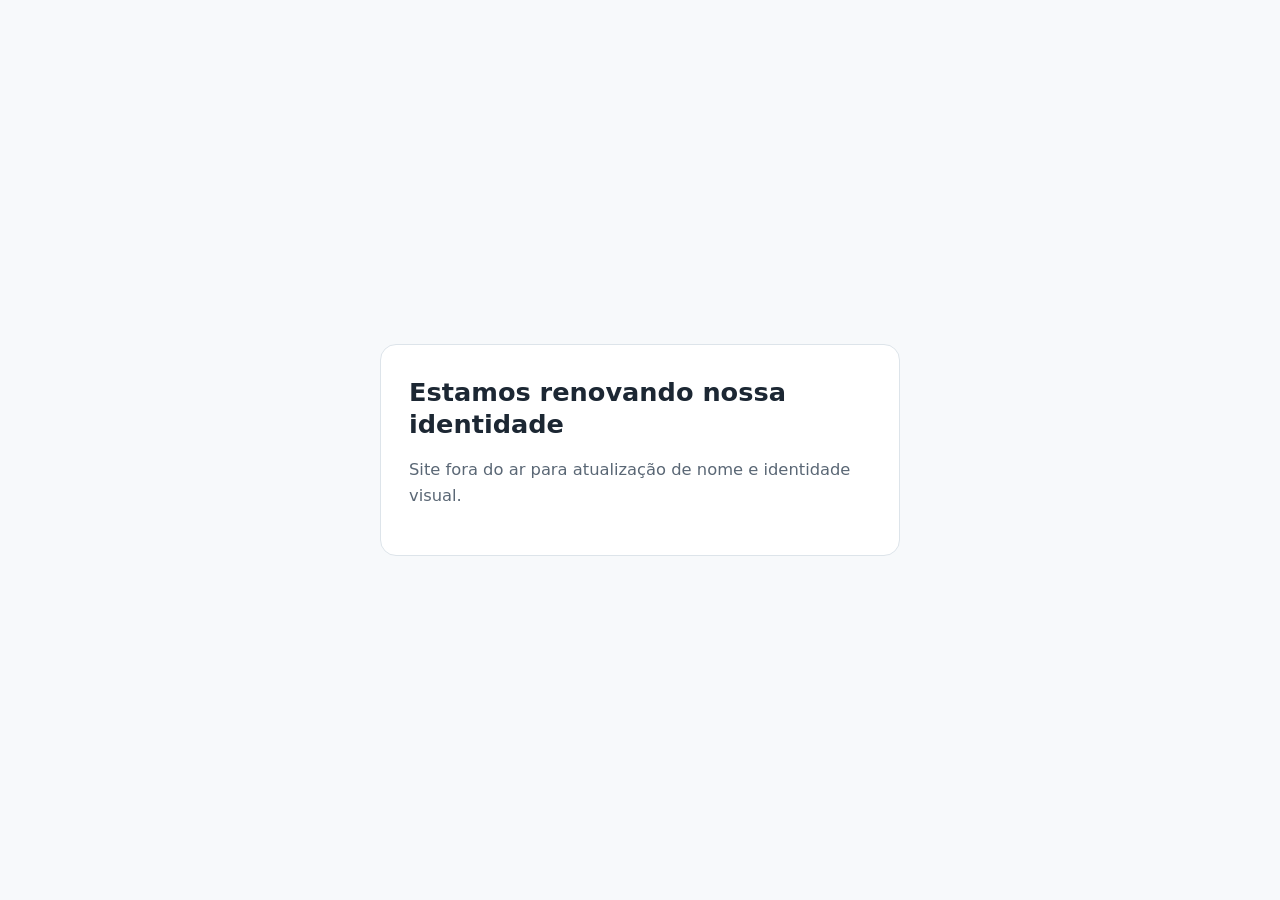
<file: index.html>
<!DOCTYPE html>
<html lang="pt-BR">
<head>
<meta charset="utf-8">
<meta name="viewport" content="width=device-width, initial-scale=1">
<meta name="robots" content="noindex">
<title>Renovando nossa identidade</title>
<style>
  :root { --bg:#f7f9fb; --card:#ffffff; --text:#1c2733; --muted:#5a6775; --accent:#1f6f5c; --line:#dde4ea; }
  @media (prefers-color-scheme: dark) {
    :root { --bg:#121a21; --card:#1a252e; --text:#eaf0f5; --muted:#a3b0bc; --accent:#5fc4a8; --line:#2b3945; }
  }
  * { box-sizing: border-box; }
  body { margin:0; min-height:100vh; display:flex; align-items:center; justify-content:center; padding:24px;
         background:var(--bg); color:var(--text); font-family:system-ui, -apple-system, "Segoe UI", Roboto, sans-serif; line-height:1.6; }
  main { max-width:520px; width:100%; background:var(--card); border:1px solid var(--line); border-radius:16px; padding:32px 28px; }
  h1 { font-size:1.6rem; line-height:1.25; margin:0 0 16px; }
  p { margin:0 0 14px; color:var(--muted); font-size:1.02rem; }
  a.btn { display:inline-block; margin-top:8px; padding:14px 22px; background:var(--accent); color:#fff; text-decoration:none;
          border-radius:10px; font-weight:600; }
  a.btn:focus-visible { outline:3px solid var(--text); outline-offset:3px; }
  @media (prefers-color-scheme: dark) { a.btn { color:#0b1a15; } }
</style>
</head>
<body>
<main>
  <h1>Estamos renovando nossa identidade</h1>
  <p>Site fora do ar para atualização de nome e identidade visual.</p>
</file>
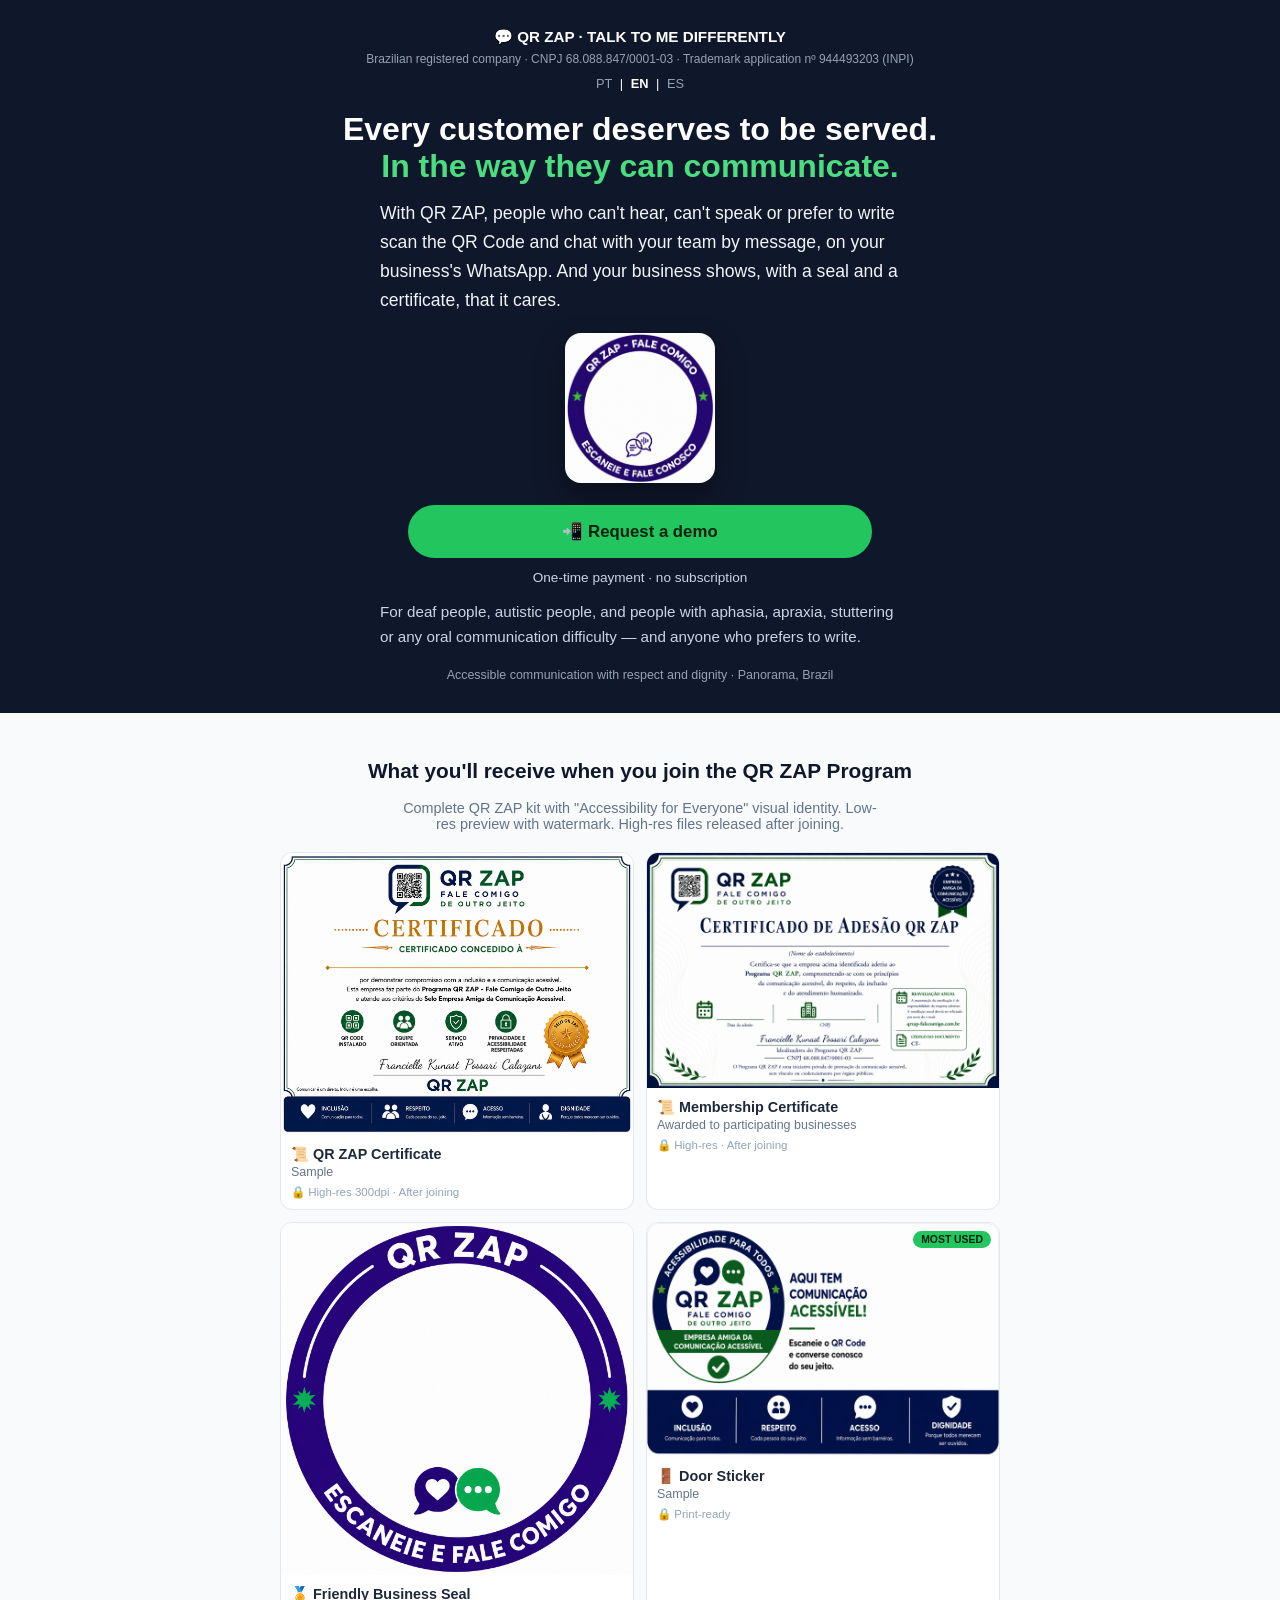
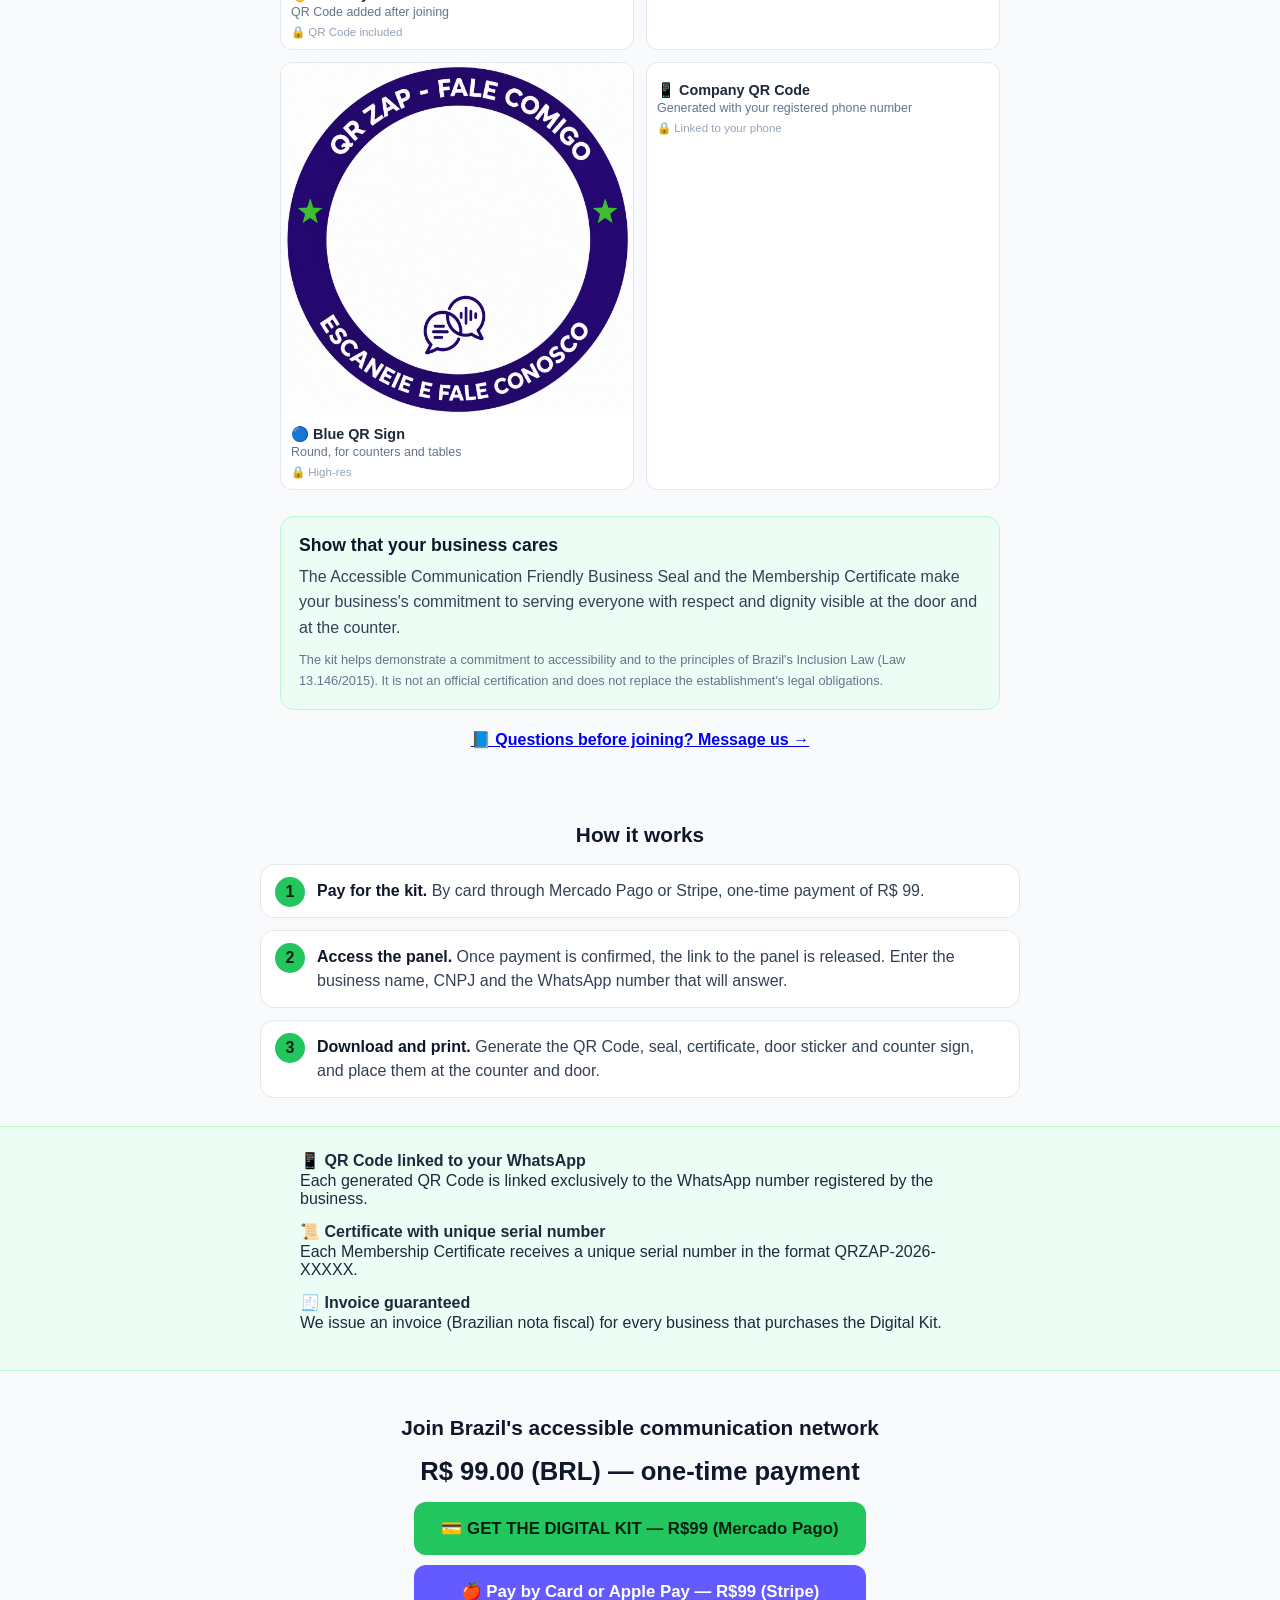
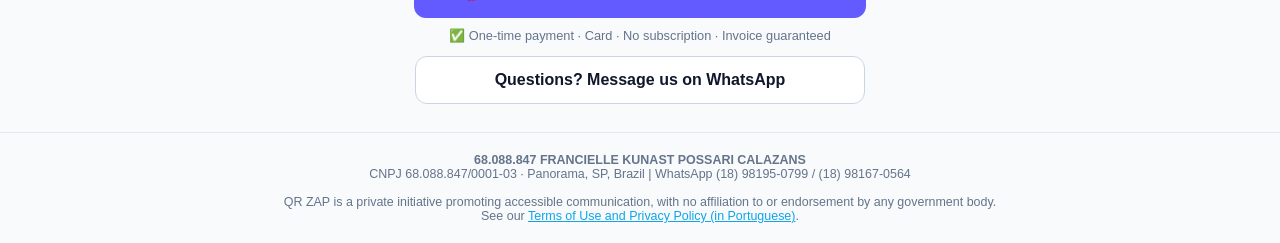
<file: index-en.html>
<!DOCTYPE html>
<html lang="en">
<head>
<meta charset="UTF-8">
<meta name="viewport" content="width=device-width, initial-scale=1">
<title>QR ZAP - Talk to Me Differently | Accessible Communication</title>
<style>
  body{font-family:Arial,sans-serif;margin:0;background:#f8fafc;color:#1e293b;}
  .hero{background:#0f172a;color:#fff;padding:28px 20px;text-align:center;}
  .hero-topo{display:flex;justify-content:center;align-items:center;gap:8px;font-weight:bold;font-size:0.95rem;}
  .hero-cnpj{font-size:0.75rem;color:#94a3b8;margin-top:6px;}
  .lang{margin-top:10px;font-size:0.8rem;}
  .lang a{color:#94a3b8;text-decoration:none;margin:0 4px;}
  .lang a.ativo{color:#fff;font-weight:bold;}
  .hero h1{font-size:2rem;line-height:1.15;margin:20px 0 14px;font-weight:bold;}
  .hero h1 span{color:#4ade80;display:block;}
  .hero p{color:#f1f5f9;max-width:520px;margin:0 auto;line-height:1.65;}
  .hero p.lead{font-size:1.1rem;text-align:left;}
  .hero p.para{font-size:0.95rem;color:#cbd5e1;text-align:left;margin-top:14px;}
  .hero-img{width:150px;max-width:50%;margin:18px auto 0;}
  .hero-img img{width:100%;display:block;border-radius:16px;box-shadow:0 14px 30px rgba(0,0,0,0.35);}
  .hero-micro{font-size:0.85rem;color:#cbd5e1;margin-top:12px;}
  .botao{display:block;max-width:420px;margin:22px auto 0;font-size:1.05rem;background:#22c55e;color:#06220f;font-weight:bold;padding:16px 22px;border-radius:30px;text-decoration:none;}
  .conteudo{max-width:720px;margin:0 auto;padding:28px 18px;}
  h2{text-align:center;font-size:1.3rem;color:#0f172a;overflow-wrap:break-word;}
  img{max-width:100%;}
  .compromisso{background:#ecfdf5;border:1px solid #bbf7d0;border-radius:14px;padding:18px;margin:26px 0 0;}
  .compromisso h3{margin:0 0 8px;font-size:1.1rem;color:#0f172a;}
  .compromisso p{margin:0 0 10px;line-height:1.6;color:#334155;}
  .compromisso .aviso{font-size:0.8rem;color:#64748b;margin:0;}
  .sub{text-align:center;color:#64748b;font-size:0.9rem;max-width:480px;margin:6px auto 20px;}
  .grid{display:grid;grid-template-columns:1fr 1fr;gap:12px;}
  .card{background:#fff;border:1px solid #e2e8f0;border-radius:12px;overflow:hidden;position:relative;}
  .card img{width:100%;display:block;}
  .card .tag{position:absolute;top:8px;right:8px;background:#22c55e;color:#06220f;font-size:0.65rem;font-weight:bold;padding:3px 8px;border-radius:20px;}
  .card .corpo{padding:10px;}
  .card .corpo strong{font-size:0.9rem;}
  .card .corpo .obs{font-size:0.78rem;color:#64748b;display:block;margin-top:2px;}
  .card .corpo .cadeado{font-size:0.72rem;color:#94a3b8;display:block;margin-top:6px;}
  .manual-link{display:block;text-align:center;margin:20px 0;font-weight:bold;}
  .faixa{background:#ecfdf5;border-top:1px solid #bbf7d0;border-bottom:1px solid #bbf7d0;padding:24px 18px;}
  .faixa .item{max-width:680px;margin:0 auto 14px;}
  .faixa strong{display:block;margin-bottom:2px;}
  .final{text-align:center;padding:28px 18px;}
  .preco-antigo{text-decoration:line-through;color:#94a3b8;}
  .preco-novo{font-size:1.6rem;font-weight:bold;color:#0f172a;margin:6px 0 16px;}
  .botao-pag{display:block;max-width:420px;margin:0 auto;background:#22c55e;color:#06220f;font-weight:bold;padding:16px;border-radius:12px;text-decoration:none;font-size:1.05rem;}
  .botao-whats{display:block;max-width:420px;margin:12px auto 0;background:#fff;border:1px solid #cbd5e1;color:#0f172a;font-weight:bold;padding:14px;border-radius:12px;text-decoration:none;}
  .rodape{text-align:center;font-size:0.78rem;color:#64748b;padding:20px;border-top:1px solid #e2e8f0;}
  .rodape a{color:#0ea5e9;}
  .como{max-width:760px;margin:0 auto;padding:8px 18px 28px;}
  .passos{list-style:none;margin:16px 0 0;padding:0;display:grid;gap:12px;counter-reset:p;}
  .passos li{counter-increment:p;background:#fff;border:1px solid #e2e8f0;border-radius:14px;padding:14px 16px 14px 56px;position:relative;line-height:1.5;color:#334155;}
  .passos li::before{content:counter(p);position:absolute;left:14px;top:12px;width:30px;height:30px;border-radius:50%;background:#22c55e;color:#06220f;font-weight:800;display:flex;align-items:center;justify-content:center;}
  .passos strong{color:#0f172a;}
</style>
</head>
<body>

<div class="hero">
  <div class="hero-topo">💬 QR ZAP · TALK TO ME DIFFERENTLY</div>
  <div class="hero-cnpj">Brazilian registered company · CNPJ 68.088.847/0001-03 · Trademark application nº 944493203 (INPI)</div>
  <div class="lang"><a href="index.html">PT</a> | <a class="ativo" href="index-en.html">EN</a> | <a href="index-es.html">ES</a></div>
  <h1>Every customer deserves to be served.<span>In the way they can communicate.</span></h1>
  <p class="lead">With QR ZAP, people who can't hear, can't speak or prefer to write scan the QR Code and chat with your team by message, on your business's WhatsApp. And your business shows, with a seal and a certificate, that it cares.</p>
  <div class="hero-img"><img src="qr-azul-base.png" alt="QR ZAP counter sign with QR Code"></div>
  <a class="botao" href="https://wa.me/5518981950799?text=Hello! I'd like to learn more about QR ZAP.">📲 Request a demo</a>
  <div class="hero-micro">One-time payment · no subscription</div>
  <p class="para">For deaf people, autistic people, and people with aphasia, apraxia, stuttering or any oral communication difficulty — and anyone who prefers to write.</p>
  <p style="font-size:0.78rem;color:#94a3b8;margin-top:16px;text-align:center;">Accessible communication with respect and dignity · Panorama, Brazil</p>
</div>

<div class="conteudo">
  <h2>What you'll receive when you join the QR ZAP Program</h2>
  <p class="sub">Complete QR ZAP kit with "Accessibility for Everyone" visual identity. Low-res preview with watermark. High-res files released after joining.</p>

  <div class="grid">
    <div class="card">
      <img src="certificado-base.png" alt="QR ZAP Certificate">
      <div class="corpo"><strong>📜 QR ZAP Certificate</strong><span class="obs">Sample</span><span class="cadeado">🔒 High-res 300dpi · After joining</span></div>
    </div>
    <div class="card">
      <img src="certificado-oficial.png" alt="QR ZAP Membership Certificate">
      <div class="corpo"><strong>📜 Membership Certificate</strong><span class="obs">Awarded to participating businesses</span><span class="cadeado">🔒 High-res · After joining</span></div>
    </div>
    <div class="card">
      <img src="selo-base-v2.png" alt="Accessible Communication Friendly Business Seal">
      <div class="corpo"><strong>🏅 Friendly Business Seal</strong><span class="obs">QR Code added after joining</span><span class="cadeado">🔒 QR Code included</span></div>
    </div>
    <div class="card">
      <span class="tag">MOST USED</span>
      <img src="adesivo-porta-base.png" alt="Door Sticker">
      <div class="corpo"><strong>🚪 Door Sticker</strong><span class="obs">Sample</span><span class="cadeado">🔒 Print-ready</span></div>
    </div>
    <div class="card">
      <img src="qr-azul-base.png" alt="Blue QR Sign">
      <div class="corpo"><strong>🔵 Blue QR Sign</strong><span class="obs">Round, for counters and tables</span><span class="cadeado">🔒 High-res</span></div>
    </div>
    <div class="card">
      <div class="corpo" style="padding-top:18px;"><strong>📱 Company QR Code</strong><span class="obs">Generated with your registered phone number</span><span class="cadeado">🔒 Linked to your phone</span></div>
    </div>
  </div>

  <div class="compromisso">
    <h3>Show that your business cares</h3>
    <p>The Accessible Communication Friendly Business Seal and the Membership Certificate make your business's commitment to serving everyone with respect and dignity visible at the door and at the counter.</p>
    <p class="aviso">The kit helps demonstrate a commitment to accessibility and to the principles of Brazil's Inclusion Law (Law 13.146/2015). It is not an official certification and does not replace the establishment's legal obligations.</p>
  </div>

  <a class="manual-link" href="https://wa.me/5518981950799?text=Hello! I'd like the QR ZAP manual in English.">📘 Questions before joining? Message us →</a>
</div>

<div class="como">
  <h2>How it works</h2>
  <ol class="passos">
    <li><strong>Pay for the kit.</strong> By card through Mercado Pago or Stripe, one-time payment of R$ 99.</li>
    <li><strong>Access the panel.</strong> Once payment is confirmed, the link to the panel is released. Enter the business name, CNPJ and the WhatsApp number that will answer.</li>
    <li><strong>Download and print.</strong> Generate the QR Code, seal, certificate, door sticker and counter sign, and place them at the counter and door.</li>
  </ol>
</div>

<div class="faixa">
  <div class="item"><strong>📱 QR Code linked to your WhatsApp</strong>Each generated QR Code is linked exclusively to the WhatsApp number registered by the business.</div>
  <div class="item"><strong>📜 Certificate with unique serial number</strong>Each Membership Certificate receives a unique serial number in the format QRZAP-2026-XXXXX.</div>
  <div class="item"><strong>🧾 Invoice guaranteed</strong>We issue an invoice (Brazilian nota fiscal) for every business that purchases the Digital Kit.</div>
</div>

<div class="final">
  <h2>Join Brazil's accessible communication network</h2>
  <p class="preco-novo">R$ 99.00 (BRL) — one-time payment</p>
  <a class="botao-pag" href="https://mpago.la/1vmotHD">💳 GET THE DIGITAL KIT — R$99 (Mercado Pago)</a>
  <a class="botao-pag" style="background:#635bff;color:#fff;margin-top:10px;" href="https://buy.stripe.com/cNi8wO4RP5Z83nPgd31ck03">🍎 Pay by Card or Apple Pay — R$99 (Stripe)</a>
  <p style="font-size:0.8rem;color:#64748b;margin-top:10px;">✅ One-time payment · Card · No subscription · Invoice guaranteed</p>
  <a class="botao-whats" href="https://wa.me/5518981950799?text=Hello! I found QR ZAP and have some questions about the Digital Kit">Questions? Message us on WhatsApp</a>
</div>

<div class="rodape">
  <strong>68.088.847 FRANCIELLE KUNAST POSSARI CALAZANS</strong><br>
  CNPJ 68.088.847/0001-03 · Panorama, SP, Brazil | WhatsApp (18) 98195-0799 / (18) 98167-0564<br><br>
  QR ZAP is a private initiative promoting accessible communication, with no affiliation to or endorsement by any government body.<br>
  See our <a href="termos.html">Terms of Use and Privacy Policy (in Portuguese)</a>.
</div>

</body>
</html>
</file>
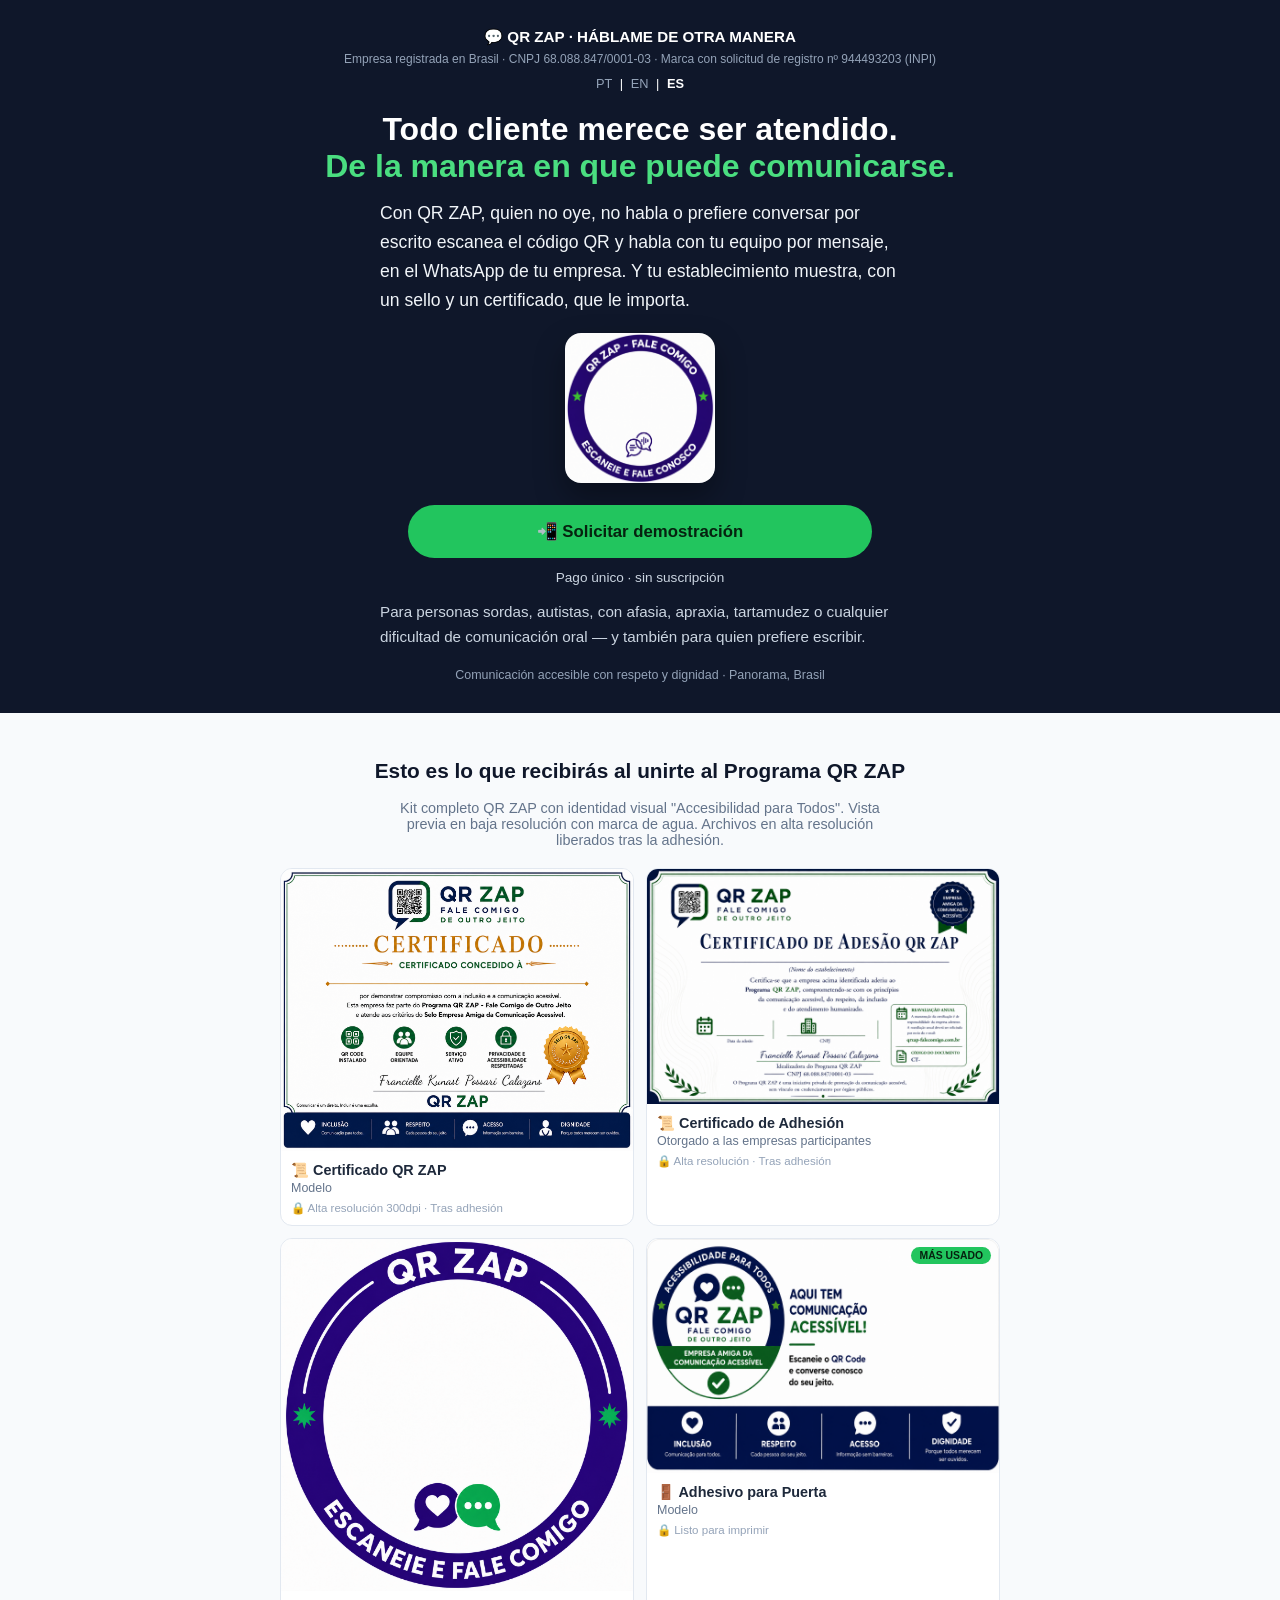
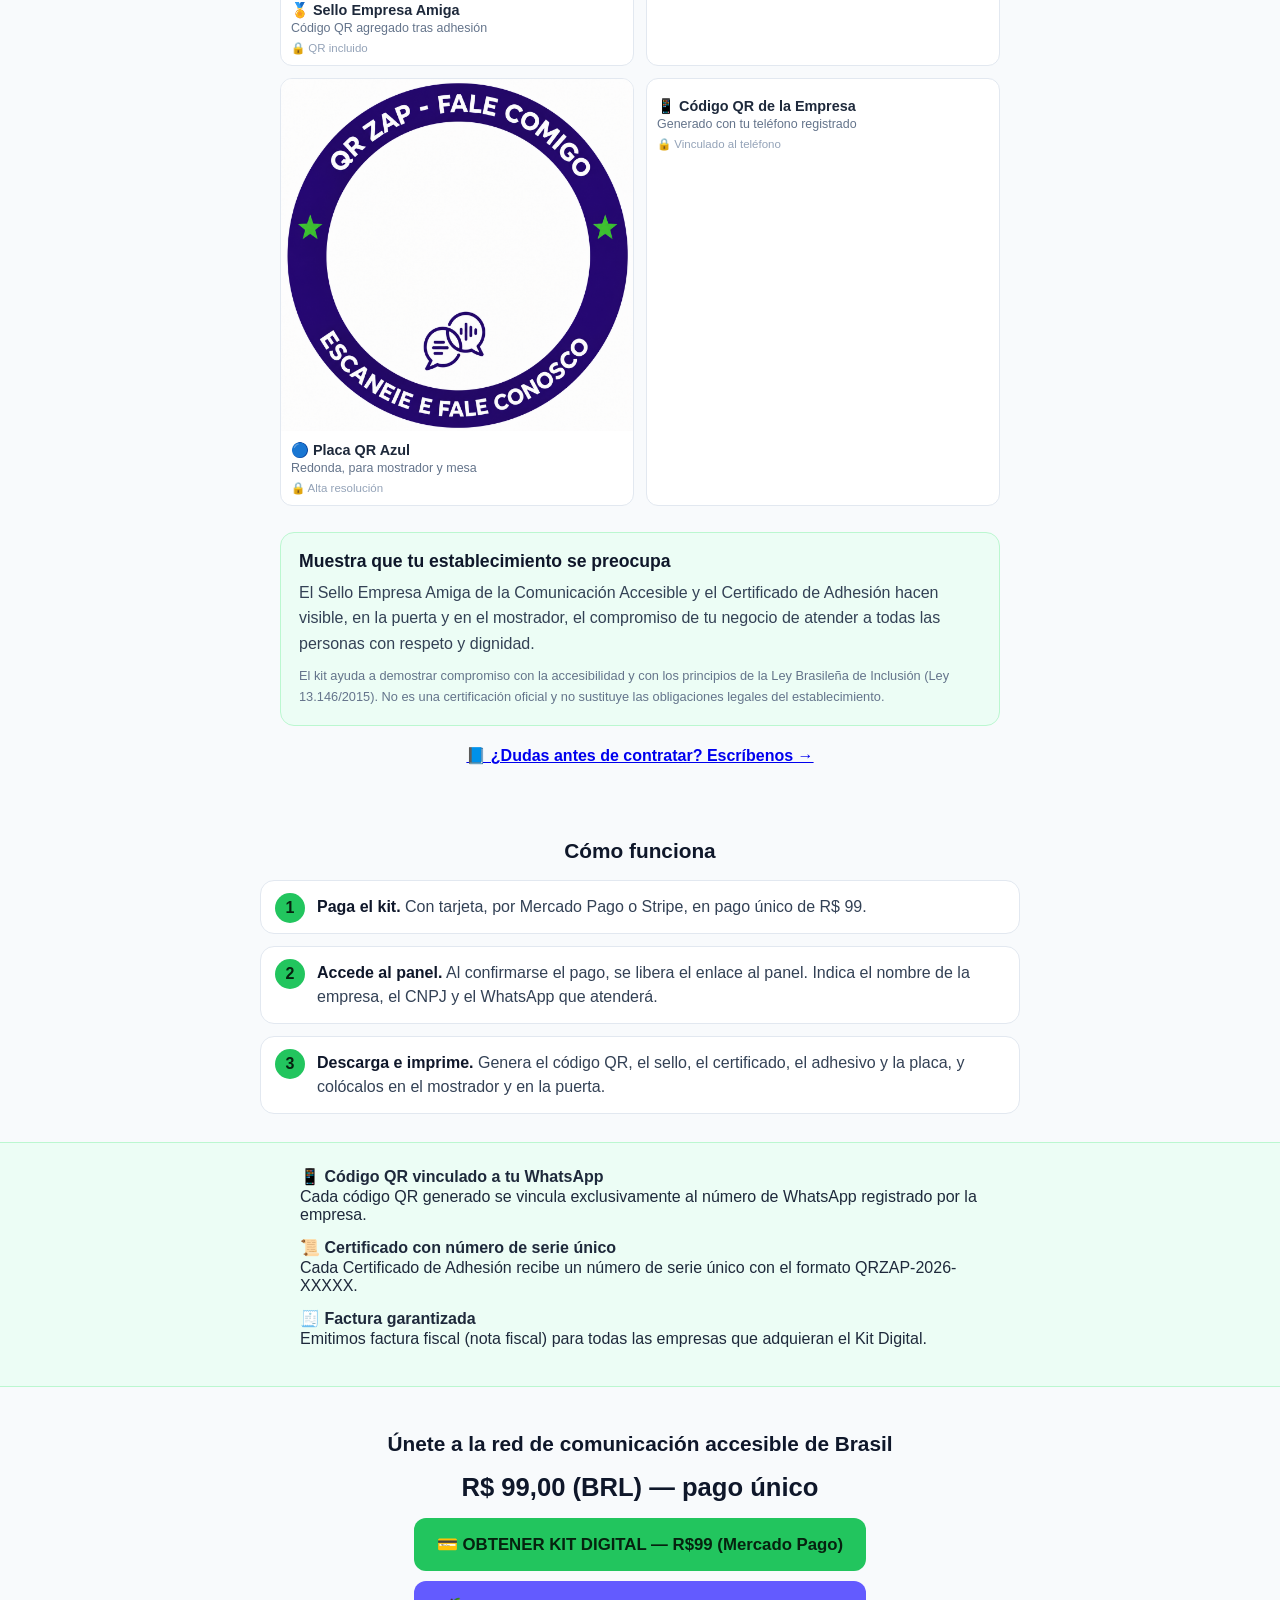
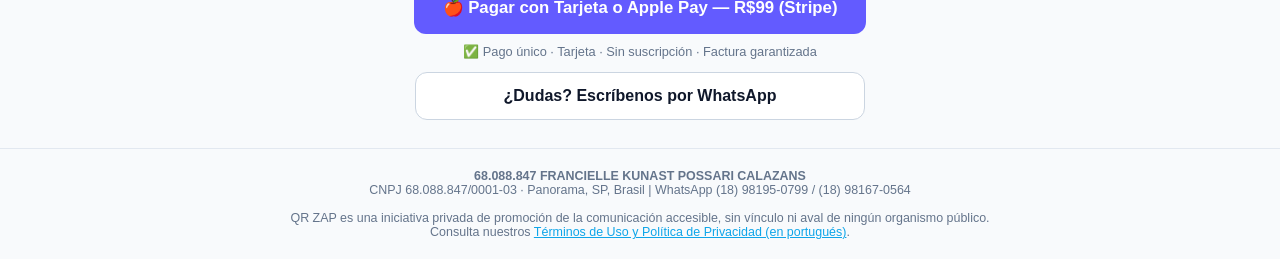
<file: index-es.html>
<!DOCTYPE html>
<html lang="es">
<head>
<meta charset="UTF-8">
<meta name="viewport" content="width=device-width, initial-scale=1">
<title>QR ZAP - Háblame de Otra Manera | Comunicación Accesible</title>
<style>
  body{font-family:Arial,sans-serif;margin:0;background:#f8fafc;color:#1e293b;}
  .hero{background:#0f172a;color:#fff;padding:28px 20px;text-align:center;}
  .hero-topo{display:flex;justify-content:center;align-items:center;gap:8px;font-weight:bold;font-size:0.95rem;}
  .hero-cnpj{font-size:0.75rem;color:#94a3b8;margin-top:6px;}
  .lang{margin-top:10px;font-size:0.8rem;}
  .lang a{color:#94a3b8;text-decoration:none;margin:0 4px;}
  .lang a.ativo{color:#fff;font-weight:bold;}
  .hero h1{font-size:2rem;line-height:1.15;margin:20px 0 14px;font-weight:bold;}
  .hero h1 span{color:#4ade80;display:block;}
  .hero p{color:#f1f5f9;max-width:520px;margin:0 auto;line-height:1.65;}
  .hero p.lead{font-size:1.1rem;text-align:left;}
  .hero p.para{font-size:0.95rem;color:#cbd5e1;text-align:left;margin-top:14px;}
  .hero-img{width:150px;max-width:50%;margin:18px auto 0;}
  .hero-img img{width:100%;display:block;border-radius:16px;box-shadow:0 14px 30px rgba(0,0,0,0.35);}
  .hero-micro{font-size:0.85rem;color:#cbd5e1;margin-top:12px;}
  .botao{display:block;max-width:420px;margin:22px auto 0;font-size:1.05rem;background:#22c55e;color:#06220f;font-weight:bold;padding:16px 22px;border-radius:30px;text-decoration:none;}
  .conteudo{max-width:720px;margin:0 auto;padding:28px 18px;}
  h2{text-align:center;font-size:1.3rem;color:#0f172a;overflow-wrap:break-word;}
  img{max-width:100%;}
  .compromisso{background:#ecfdf5;border:1px solid #bbf7d0;border-radius:14px;padding:18px;margin:26px 0 0;}
  .compromisso h3{margin:0 0 8px;font-size:1.1rem;color:#0f172a;}
  .compromisso p{margin:0 0 10px;line-height:1.6;color:#334155;}
  .compromisso .aviso{font-size:0.8rem;color:#64748b;margin:0;}
  .sub{text-align:center;color:#64748b;font-size:0.9rem;max-width:480px;margin:6px auto 20px;}
  .grid{display:grid;grid-template-columns:1fr 1fr;gap:12px;}
  .card{background:#fff;border:1px solid #e2e8f0;border-radius:12px;overflow:hidden;position:relative;}
  .card img{width:100%;display:block;}
  .card .tag{position:absolute;top:8px;right:8px;background:#22c55e;color:#06220f;font-size:0.65rem;font-weight:bold;padding:3px 8px;border-radius:20px;}
  .card .corpo{padding:10px;}
  .card .corpo strong{font-size:0.9rem;}
  .card .corpo .obs{font-size:0.78rem;color:#64748b;display:block;margin-top:2px;}
  .card .corpo .cadeado{font-size:0.72rem;color:#94a3b8;display:block;margin-top:6px;}
  .manual-link{display:block;text-align:center;margin:20px 0;font-weight:bold;}
  .faixa{background:#ecfdf5;border-top:1px solid #bbf7d0;border-bottom:1px solid #bbf7d0;padding:24px 18px;}
  .faixa .item{max-width:680px;margin:0 auto 14px;}
  .faixa strong{display:block;margin-bottom:2px;}
  .final{text-align:center;padding:28px 18px;}
  .preco-novo{font-size:1.6rem;font-weight:bold;color:#0f172a;margin:6px 0 16px;}
  .botao-pag{display:block;max-width:420px;margin:0 auto;background:#22c55e;color:#06220f;font-weight:bold;padding:16px;border-radius:12px;text-decoration:none;font-size:1.05rem;}
  .botao-whats{display:block;max-width:420px;margin:12px auto 0;background:#fff;border:1px solid #cbd5e1;color:#0f172a;font-weight:bold;padding:14px;border-radius:12px;text-decoration:none;}
  .rodape{text-align:center;font-size:0.78rem;color:#64748b;padding:20px;border-top:1px solid #e2e8f0;}
  .rodape a{color:#0ea5e9;}
  .como{max-width:760px;margin:0 auto;padding:8px 18px 28px;}
  .passos{list-style:none;margin:16px 0 0;padding:0;display:grid;gap:12px;counter-reset:p;}
  .passos li{counter-increment:p;background:#fff;border:1px solid #e2e8f0;border-radius:14px;padding:14px 16px 14px 56px;position:relative;line-height:1.5;color:#334155;}
  .passos li::before{content:counter(p);position:absolute;left:14px;top:12px;width:30px;height:30px;border-radius:50%;background:#22c55e;color:#06220f;font-weight:800;display:flex;align-items:center;justify-content:center;}
  .passos strong{color:#0f172a;}
</style>
</head>
<body>

<div class="hero">
  <div class="hero-topo">💬 QR ZAP · HÁBLAME DE OTRA MANERA</div>
  <div class="hero-cnpj">Empresa registrada en Brasil · CNPJ 68.088.847/0001-03 · Marca con solicitud de registro nº 944493203 (INPI)</div>
  <div class="lang"><a href="index.html">PT</a> | <a href="index-en.html">EN</a> | <a class="ativo" href="index-es.html">ES</a></div>
  <h1>Todo cliente merece ser atendido.<span>De la manera en que puede comunicarse.</span></h1>
  <p class="lead">Con QR ZAP, quien no oye, no habla o prefiere conversar por escrito escanea el código QR y habla con tu equipo por mensaje, en el WhatsApp de tu empresa. Y tu establecimiento muestra, con un sello y un certificado, que le importa.</p>
  <div class="hero-img"><img src="qr-azul-base.png" alt="Placa QR ZAP con código QR para mostrador"></div>
  <a class="botao" href="https://wa.me/5518981950799?text=¡Hola! Me gustaría conocer QR ZAP.">📲 Solicitar demostración</a>
  <div class="hero-micro">Pago único · sin suscripción</div>
  <p class="para">Para personas sordas, autistas, con afasia, apraxia, tartamudez o cualquier dificultad de comunicación oral — y también para quien prefiere escribir.</p>
  <p style="font-size:0.78rem;color:#94a3b8;margin-top:16px;text-align:center;">Comunicación accesible con respeto y dignidad · Panorama, Brasil</p>
</div>

<div class="conteudo">
  <h2>Esto es lo que recibirás al unirte al Programa QR ZAP</h2>
  <p class="sub">Kit completo QR ZAP con identidad visual "Accesibilidad para Todos". Vista previa en baja resolución con marca de agua. Archivos en alta resolución liberados tras la adhesión.</p>

  <div class="grid">
    <div class="card">
      <img src="certificado-base.png" alt="Certificado QR ZAP">
      <div class="corpo"><strong>📜 Certificado QR ZAP</strong><span class="obs">Modelo</span><span class="cadeado">🔒 Alta resolución 300dpi · Tras adhesión</span></div>
    </div>
    <div class="card">
      <img src="certificado-oficial.png" alt="Certificado de Adhesión QR ZAP">
      <div class="corpo"><strong>📜 Certificado de Adhesión</strong><span class="obs">Otorgado a las empresas participantes</span><span class="cadeado">🔒 Alta resolución · Tras adhesión</span></div>
    </div>
    <div class="card">
      <img src="selo-base-v2.png" alt="Sello Empresa Amiga de la Comunicación Accesible">
      <div class="corpo"><strong>🏅 Sello Empresa Amiga</strong><span class="obs">Código QR agregado tras adhesión</span><span class="cadeado">🔒 QR incluido</span></div>
    </div>
    <div class="card">
      <span class="tag">MÁS USADO</span>
      <img src="adesivo-porta-base.png" alt="Adhesivo para Puerta">
      <div class="corpo"><strong>🚪 Adhesivo para Puerta</strong><span class="obs">Modelo</span><span class="cadeado">🔒 Listo para imprimir</span></div>
    </div>
    <div class="card">
      <img src="qr-azul-base.png" alt="Placa QR Azul">
      <div class="corpo"><strong>🔵 Placa QR Azul</strong><span class="obs">Redonda, para mostrador y mesa</span><span class="cadeado">🔒 Alta resolución</span></div>
    </div>
    <div class="card">
      <div class="corpo" style="padding-top:18px;"><strong>📱 Código QR de la Empresa</strong><span class="obs">Generado con tu teléfono registrado</span><span class="cadeado">🔒 Vinculado al teléfono</span></div>
    </div>
  </div>

  <div class="compromisso">
    <h3>Muestra que tu establecimiento se preocupa</h3>
    <p>El Sello Empresa Amiga de la Comunicación Accesible y el Certificado de Adhesión hacen visible, en la puerta y en el mostrador, el compromiso de tu negocio de atender a todas las personas con respeto y dignidad.</p>
    <p class="aviso">El kit ayuda a demostrar compromiso con la accesibilidad y con los principios de la Ley Brasileña de Inclusión (Ley 13.146/2015). No es una certificación oficial y no sustituye las obligaciones legales del establecimiento.</p>
  </div>

  <a class="manual-link" href="https://wa.me/5518981950799?text=¡Hola! Quisiera el manual de QR ZAP en español.">📘 ¿Dudas antes de contratar? Escríbenos →</a>
</div>

<div class="como">
  <h2>Cómo funciona</h2>
  <ol class="passos">
    <li><strong>Paga el kit.</strong> Con tarjeta, por Mercado Pago o Stripe, en pago único de R$ 99.</li>
    <li><strong>Accede al panel.</strong> Al confirmarse el pago, se libera el enlace al panel. Indica el nombre de la empresa, el CNPJ y el WhatsApp que atenderá.</li>
    <li><strong>Descarga e imprime.</strong> Genera el código QR, el sello, el certificado, el adhesivo y la placa, y colócalos en el mostrador y en la puerta.</li>
  </ol>
</div>

<div class="faixa">
  <div class="item"><strong>📱 Código QR vinculado a tu WhatsApp</strong>Cada código QR generado se vincula exclusivamente al número de WhatsApp registrado por la empresa.</div>
  <div class="item"><strong>📜 Certificado con número de serie único</strong>Cada Certificado de Adhesión recibe un número de serie único con el formato QRZAP-2026-XXXXX.</div>
  <div class="item"><strong>🧾 Factura garantizada</strong>Emitimos factura fiscal (nota fiscal) para todas las empresas que adquieran el Kit Digital.</div>
</div>

<div class="final">
  <h2>Únete a la red de comunicación accesible de Brasil</h2>
  <p class="preco-novo">R$ 99,00 (BRL) — pago único</p>
  <a class="botao-pag" href="https://mpago.la/1vmotHD">💳 OBTENER KIT DIGITAL — R$99 (Mercado Pago)</a>
  <a class="botao-pag" style="background:#635bff;color:#fff;margin-top:10px;" href="https://buy.stripe.com/cNi8wO4RP5Z83nPgd31ck03">🍎 Pagar con Tarjeta o Apple Pay — R$99 (Stripe)</a>
  <p style="font-size:0.8rem;color:#64748b;margin-top:10px;">✅ Pago único · Tarjeta · Sin suscripción · Factura garantizada</p>
  <a class="botao-whats" href="https://wa.me/5518981950799?text=¡Hola! Encontré QR ZAP y tengo algunas dudas sobre el Kit Digital">¿Dudas? Escríbenos por WhatsApp</a>
</div>

<div class="rodape">
  <strong>68.088.847 FRANCIELLE KUNAST POSSARI CALAZANS</strong><br>
  CNPJ 68.088.847/0001-03 · Panorama, SP, Brasil | WhatsApp (18) 98195-0799 / (18) 98167-0564<br><br>
  QR ZAP es una iniciativa privada de promoción de la comunicación accesible, sin vínculo ni aval de ningún organismo público.<br>
  Consulta nuestros <a href="termos.html">Términos de Uso y Política de Privacidad (en portugués)</a>.
</div>

</body>
</html>
</file>
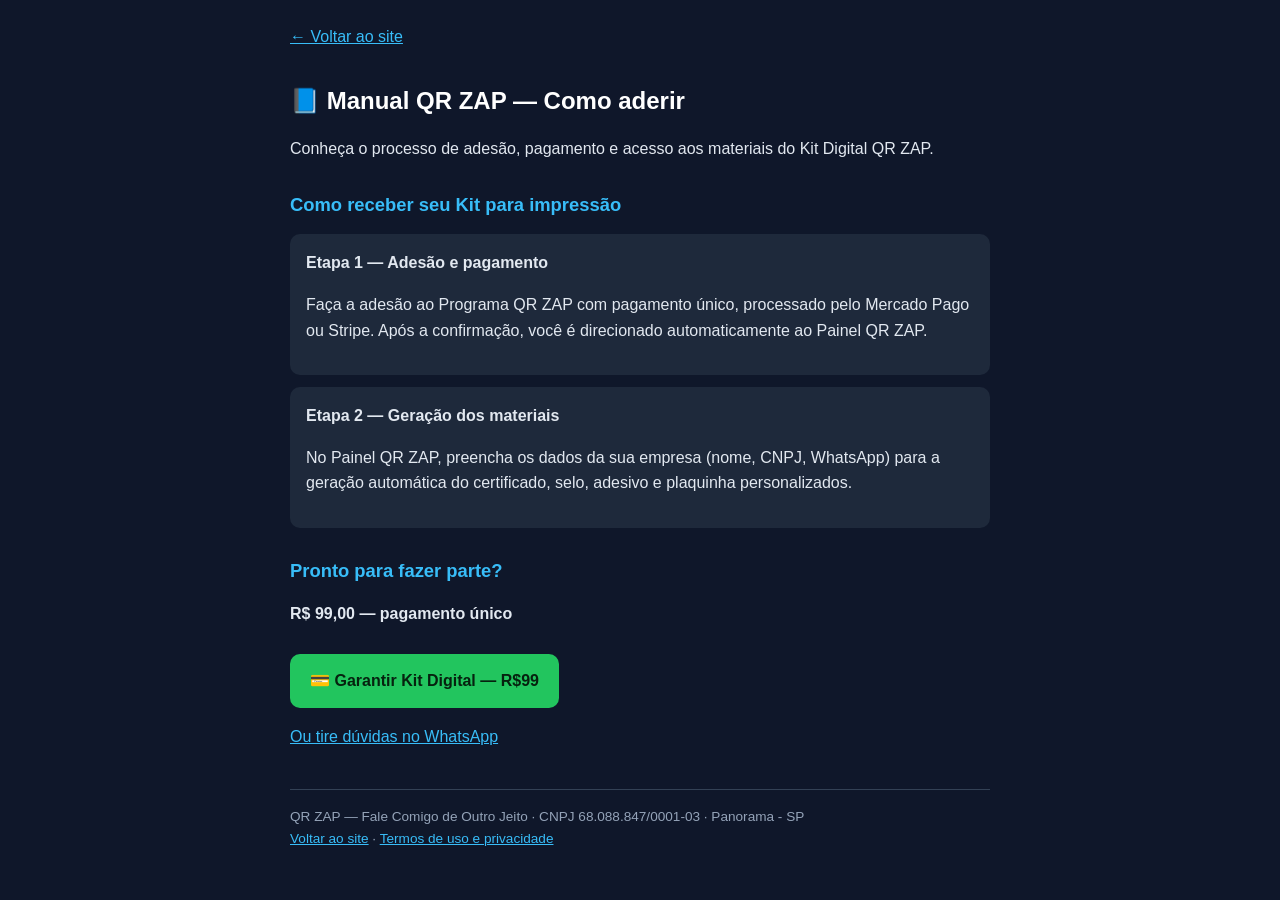
<file: manual-qr-zap.html>
<!DOCTYPE html>
<html lang="pt-BR">
<head>
<meta charset="UTF-8">
<meta name="viewport" content="width=device-width, initial-scale=1">
<title>Manual QR ZAP - Como aderir</title>
<style>
  body{font-family:Arial,sans-serif;background:#0f172a;color:#e2e8f0;max-width:700px;margin:0 auto;padding:24px;line-height:1.6;}
  h1{font-size:1.5rem;color:#fff;}
  h2{font-size:1.15rem;color:#38bdf8;margin-top:28px;}
  a{color:#38bdf8;}
  .voltar{display:inline-block;margin-bottom:16px;}
  .passo{background:#1e293b;border-radius:10px;padding:16px;margin:12px 0;}
  .botao{display:inline-block;background:#22c55e;color:#06220f;font-weight:bold;padding:14px 20px;border-radius:10px;text-decoration:none;margin-top:12px;}
  .preco-antigo{text-decoration:line-through;color:#94a3b8;font-size:0.9rem;}
  .rodape{margin-top:40px;font-size:0.85rem;color:#94a3b8;border-top:1px solid #334155;padding-top:16px;}
</style>
</head>
<body>
<a class="voltar" href="index.html">← Voltar ao site</a>
<h1>📘 Manual QR ZAP — Como aderir</h1>
<p>Conheça o processo de adesão, pagamento e acesso aos materiais do Kit Digital QR ZAP.</p>

<h2>Como receber seu Kit para impressão</h2>

<div class="passo">
  <strong>Etapa 1 — Adesão e pagamento</strong>
  <p>Faça a adesão ao Programa QR ZAP com pagamento único, processado pelo Mercado Pago ou Stripe. Após a confirmação, você é direcionado automaticamente ao Painel QR ZAP.</p>
</div>

<div class="passo">
  <strong>Etapa 2 — Geração dos materiais</strong>
  <p>No Painel QR ZAP, preencha os dados da sua empresa (nome, CNPJ, WhatsApp) para a geração automática do certificado, selo, adesivo e plaquinha personalizados.</p>
</div>

<h2>Pronto para fazer parte?</h2>

<strong>R$ 99,00 — pagamento único</strong></p>
<a class="botao" href="https://mpago.la/1vmotHD">💳 Garantir Kit Digital — R$99</a>
<p><a href="https://wa.me/5518981950799?text=Ol%C3%A1!%20Vim%20do%20manual%20QR%20ZAP%20e%20quero%20tirar%20d%C3%BAvidas">Ou tire dúvidas no WhatsApp</a></p>

<div class="rodape">
QR ZAP — Fale Comigo de Outro Jeito · CNPJ 68.088.847/0001-03 · Panorama - SP<br>
<a href="index.html">Voltar ao site</a> · <a href="termos.html">Termos de uso e privacidade</a>
</div>
</body>
</html>
</file>
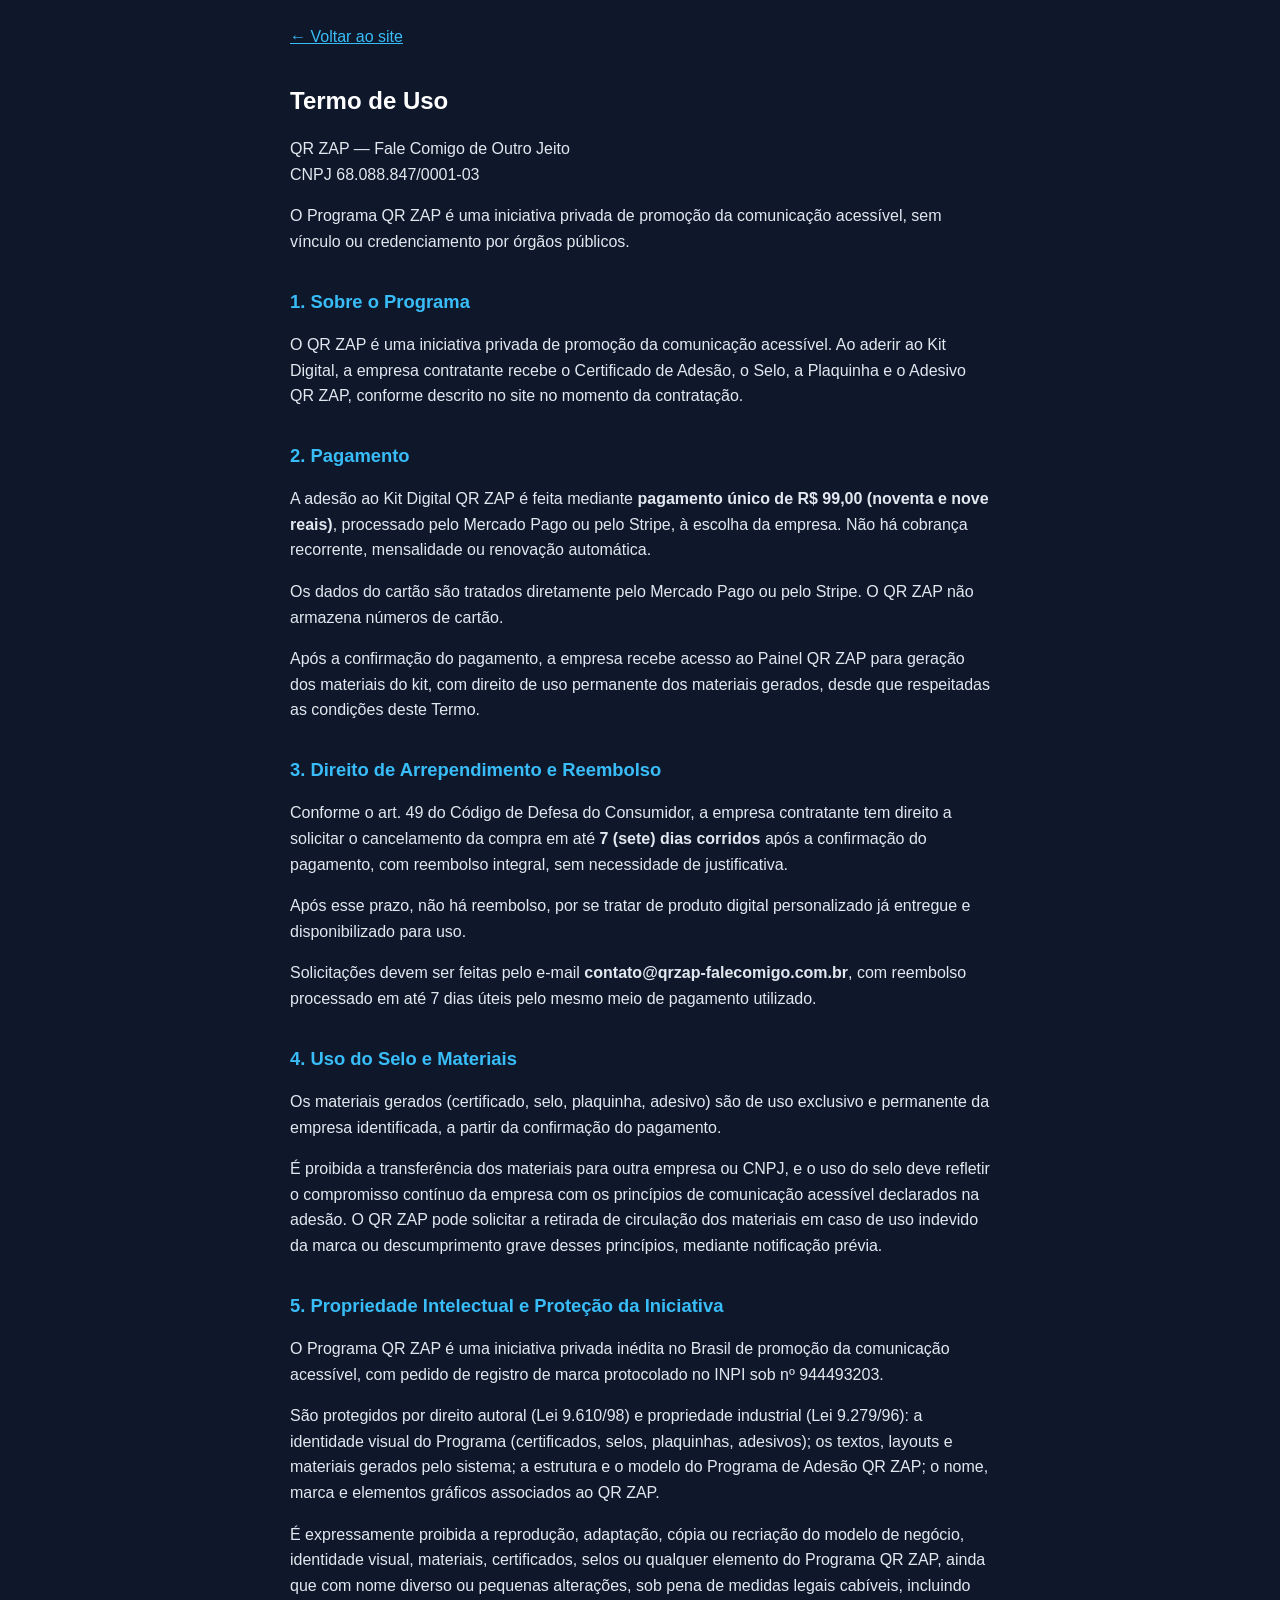
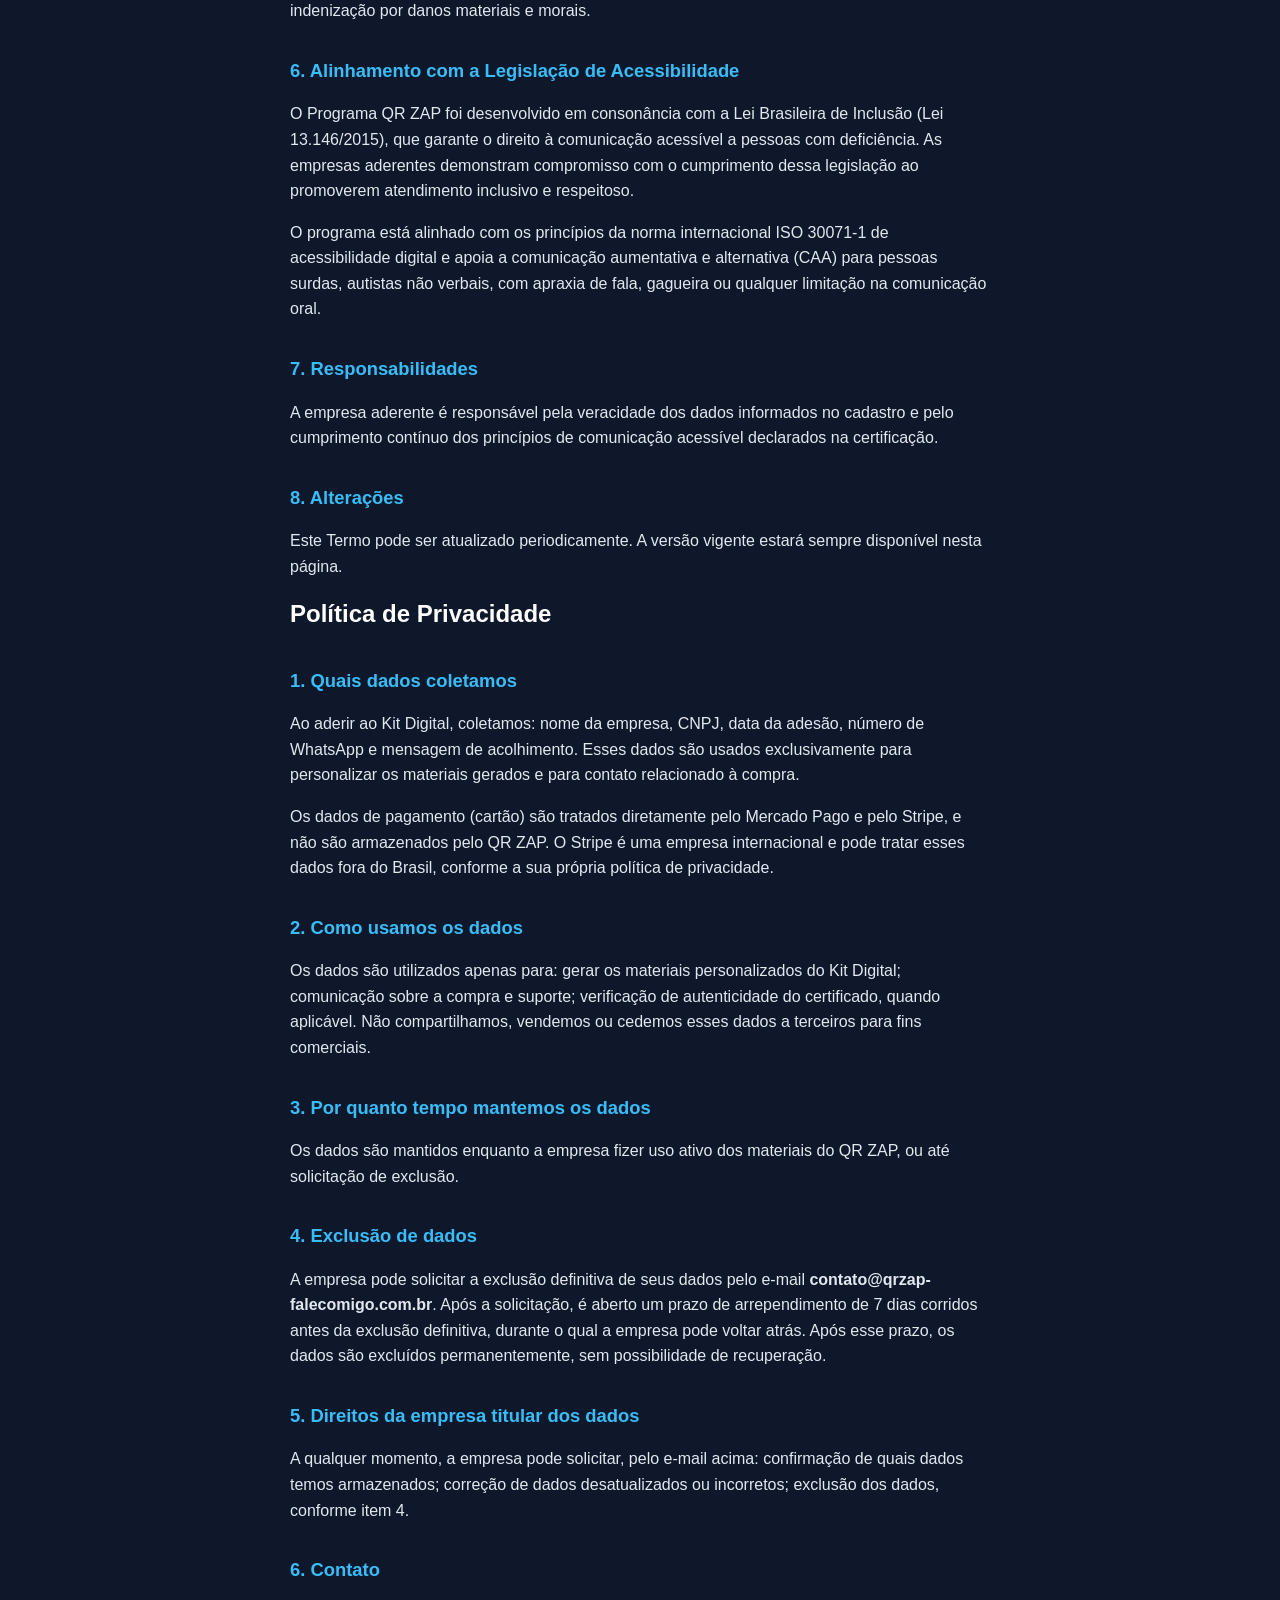
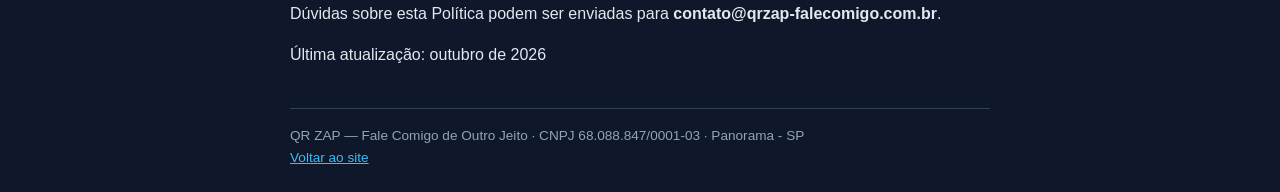
<file: termos.html>
<!DOCTYPE html>
<html lang="pt-BR">
<head>
<meta charset="UTF-8">
<meta name="viewport" content="width=device-width, initial-scale=1">
<title>Termos de Uso e Política de Privacidade | QR ZAP</title>
<style>
  body{font-family:Arial,sans-serif;background:#0f172a;color:#e2e8f0;max-width:700px;margin:0 auto;padding:24px;line-height:1.6;}
  h1{font-size:1.5rem;color:#fff;}
  h2{font-size:1.15rem;color:#38bdf8;margin-top:32px;}
  a{color:#38bdf8;}
  .voltar{display:inline-block;margin-bottom:16px;}
  .rodape{margin-top:40px;font-size:0.85rem;color:#94a3b8;border-top:1px solid #334155;padding-top:16px;}
</style>
</head>
<body>
<a class="voltar" href="index.html">← Voltar ao site</a>
<h1>Termo de Uso</h1>
<p>QR ZAP — Fale Comigo de Outro Jeito<br>CNPJ 68.088.847/0001-03</p>
<p>O Programa QR ZAP é uma iniciativa privada de promoção da comunicação acessível, sem vínculo ou credenciamento por órgãos públicos.</p>

<h2>1. Sobre o Programa</h2>
<p>O QR ZAP é uma iniciativa privada de promoção da comunicação acessível. Ao aderir ao Kit Digital, a empresa contratante recebe o Certificado de Adesão, o Selo, a Plaquinha e o Adesivo QR ZAP, conforme descrito no site no momento da contratação.</p>

<h2>2. Pagamento</h2>
<p>A adesão ao Kit Digital QR ZAP é feita mediante <strong>pagamento único de R$ 99,00 (noventa e nove reais)</strong>, processado pelo Mercado Pago ou pelo Stripe, à escolha da empresa. Não há cobrança recorrente, mensalidade ou renovação automática.</p>
<p>Os dados do cartão são tratados diretamente pelo Mercado Pago ou pelo Stripe. O QR ZAP não armazena números de cartão.</p>
<p>Após a confirmação do pagamento, a empresa recebe acesso ao Painel QR ZAP para geração dos materiais do kit, com direito de uso permanente dos materiais gerados, desde que respeitadas as condições deste Termo.</p>

<h2>3. Direito de Arrependimento e Reembolso</h2>
<p>Conforme o art. 49 do Código de Defesa do Consumidor, a empresa contratante tem direito a solicitar o cancelamento da compra em até <strong>7 (sete) dias corridos</strong> após a confirmação do pagamento, com reembolso integral, sem necessidade de justificativa.</p>
<p>Após esse prazo, não há reembolso, por se tratar de produto digital personalizado já entregue e disponibilizado para uso.</p>
<p>Solicitações devem ser feitas pelo e-mail <strong>contato@qrzap-falecomigo.com.br</strong>, com reembolso processado em até 7 dias úteis pelo mesmo meio de pagamento utilizado.</p>

<h2>4. Uso do Selo e Materiais</h2>
<p>Os materiais gerados (certificado, selo, plaquinha, adesivo) são de uso exclusivo e permanente da empresa identificada, a partir da confirmação do pagamento.</p>
<p>É proibida a transferência dos materiais para outra empresa ou CNPJ, e o uso do selo deve refletir o compromisso contínuo da empresa com os princípios de comunicação acessível declarados na adesão. O QR ZAP pode solicitar a retirada de circulação dos materiais em caso de uso indevido da marca ou descumprimento grave desses princípios, mediante notificação prévia.</p>

<h2>5. Propriedade Intelectual e Proteção da Iniciativa</h2>
<p>O Programa QR ZAP é uma iniciativa privada inédita no Brasil de promoção da comunicação acessível, com pedido de registro de marca protocolado no INPI sob nº 944493203.</p>
<p>São protegidos por direito autoral (Lei 9.610/98) e propriedade industrial (Lei 9.279/96): a identidade visual do Programa (certificados, selos, plaquinhas, adesivos); os textos, layouts e materiais gerados pelo sistema; a estrutura e o modelo do Programa de Adesão QR ZAP; o nome, marca e elementos gráficos associados ao QR ZAP.</p>
<p>É expressamente proibida a reprodução, adaptação, cópia ou recriação do modelo de negócio, identidade visual, materiais, certificados, selos ou qualquer elemento do Programa QR ZAP, ainda que com nome diverso ou pequenas alterações, sob pena de medidas legais cabíveis, incluindo indenização por danos materiais e morais.</p>

<h2>6. Alinhamento com a Legislação de Acessibilidade</h2>
<p>O Programa QR ZAP foi desenvolvido em consonância com a Lei Brasileira de Inclusão (Lei 13.146/2015), que garante o direito à comunicação acessível a pessoas com deficiência. As empresas aderentes demonstram compromisso com o cumprimento dessa legislação ao promoverem atendimento inclusivo e respeitoso.</p>
<p>O programa está alinhado com os princípios da norma internacional ISO 30071-1 de acessibilidade digital e apoia a comunicação aumentativa e alternativa (CAA) para pessoas surdas, autistas não verbais, com apraxia de fala, gagueira ou qualquer limitação na comunicação oral.</p>

<h2>7. Responsabilidades</h2>
<p>A empresa aderente é responsável pela veracidade dos dados informados no cadastro e pelo cumprimento contínuo dos princípios de comunicação acessível declarados na certificação.</p>

<h2>8. Alterações</h2>
<p>Este Termo pode ser atualizado periodicamente. A versão vigente estará sempre disponível nesta página.</p>

<h1>Política de Privacidade</h1>

<h2>1. Quais dados coletamos</h2>
<p>Ao aderir ao Kit Digital, coletamos: nome da empresa, CNPJ, data da adesão, número de WhatsApp e mensagem de acolhimento. Esses dados são usados exclusivamente para personalizar os materiais gerados e para contato relacionado à compra.</p>
<p>Os dados de pagamento (cartão) são tratados diretamente pelo Mercado Pago e pelo Stripe, e não são armazenados pelo QR ZAP. O Stripe é uma empresa internacional e pode tratar esses dados fora do Brasil, conforme a sua própria política de privacidade.</p>

<h2>2. Como usamos os dados</h2>
<p>Os dados são utilizados apenas para: gerar os materiais personalizados do Kit Digital; comunicação sobre a compra e suporte; verificação de autenticidade do certificado, quando aplicável. Não compartilhamos, vendemos ou cedemos esses dados a terceiros para fins comerciais.</p>

<h2>3. Por quanto tempo mantemos os dados</h2>
<p>Os dados são mantidos enquanto a empresa fizer uso ativo dos materiais do QR ZAP, ou até solicitação de exclusão.</p>

<h2>4. Exclusão de dados</h2>
<p>A empresa pode solicitar a exclusão definitiva de seus dados pelo e-mail <strong>contato@qrzap-falecomigo.com.br</strong>. Após a solicitação, é aberto um prazo de arrependimento de 7 dias corridos antes da exclusão definitiva, durante o qual a empresa pode voltar atrás. Após esse prazo, os dados são excluídos permanentemente, sem possibilidade de recuperação.</p>

<h2>5. Direitos da empresa titular dos dados</h2>
<p>A qualquer momento, a empresa pode solicitar, pelo e-mail acima: confirmação de quais dados temos armazenados; correção de dados desatualizados ou incorretos; exclusão dos dados, conforme item 4.</p>

<h2>6. Contato</h2>
<p>Dúvidas sobre esta Política podem ser enviadas para <strong>contato@qrzap-falecomigo.com.br</strong>.</p>
<p>Última atualização: outubro de 2026</p>

<div class="rodape">
QR ZAP — Fale Comigo de Outro Jeito · CNPJ 68.088.847/0001-03 · Panorama - SP<br>
<a href="index.html">Voltar ao site</a>
</div>
</body>
</html>
</file>
